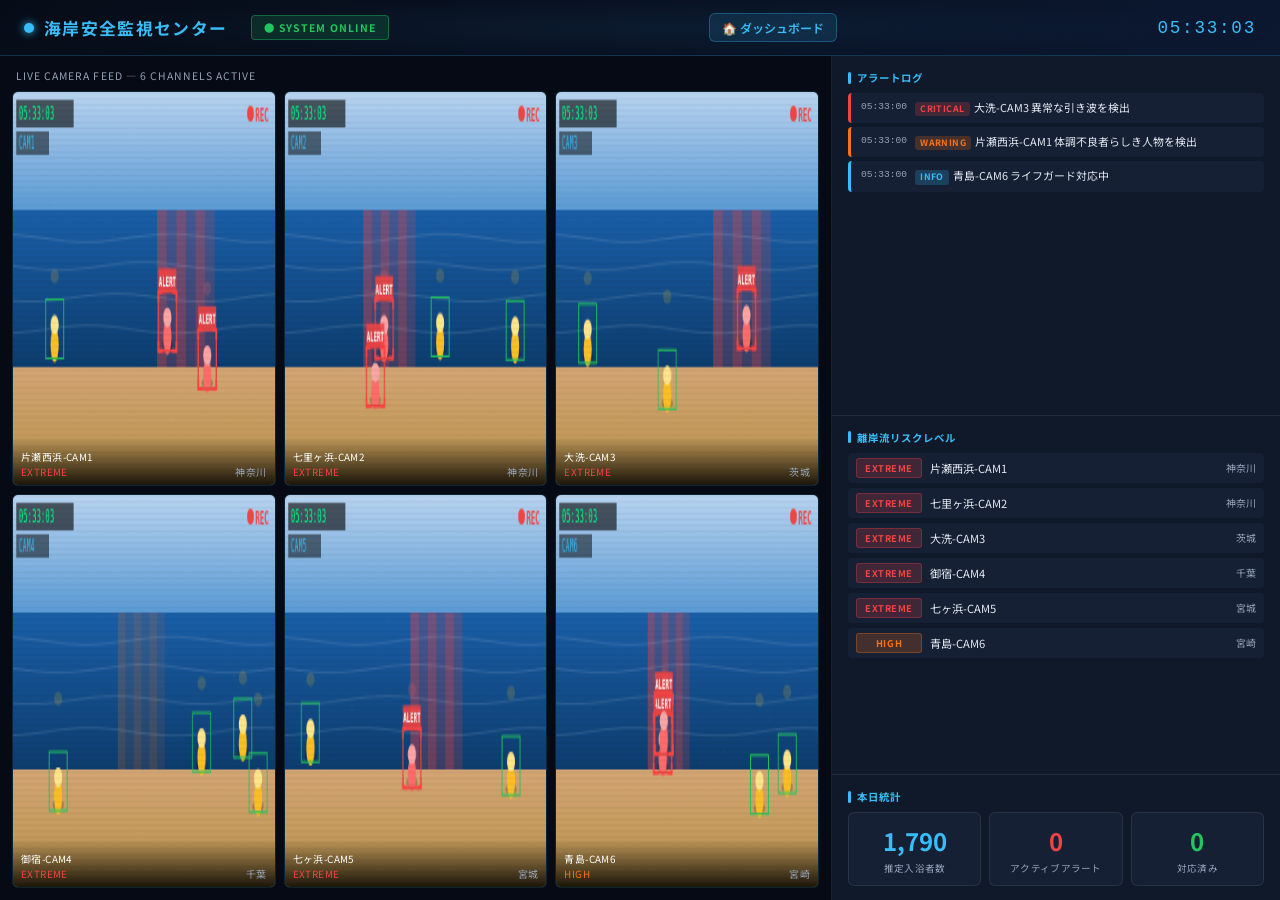
<file: command-center/index.html>
<!DOCTYPE html>
<html lang="ja">
<head>
  <meta charset="UTF-8" />
  <meta name="viewport" content="width=device-width, initial-scale=1.0" />
  <title>海岸安全監視センター</title>
  <link rel="preconnect" href="https://fonts.googleapis.com" />
  <link rel="preconnect" href="https://fonts.gstatic.com" crossorigin />
  <link href="https://fonts.googleapis.com/css2?family=Noto+Sans+JP:wght@400;500;700&display=swap" rel="stylesheet" />
  <style>
    *, *::before, *::after { box-sizing: border-box; margin: 0; padding: 0; }

    :root {
      --bg:        #080e1a;
      --surface:   #0f1929;
      --surface2:  #162035;
      --accent:    #38bdf8;
      --text:      #e2e8f0;
      --muted:     #94a3b8;
      --border:    rgba(255,255,255,0.08);
      --red:       #ef4444;
      --orange:    #f97316;
      --green:     #22c55e;
      --yellow:    #eab308;
    }

    body {
      font-family: 'Noto Sans JP', sans-serif;
      background: var(--bg);
      color: var(--text);
      min-width: 1200px;
      height: 100vh;
      display: flex;
      flex-direction: column;
      overflow: hidden;
    }

    /* ── ヘッダー ── */
    header {
      background: linear-gradient(135deg, #060c17 0%, #0b1830 100%);
      border-bottom: 1px solid rgba(56,189,248,0.2);
      padding: 0 24px;
      height: 56px;
      display: flex;
      align-items: center;
      gap: 24px;
      flex-shrink: 0;
      position: relative;
    }
    header::before {
      content: '';
      position: absolute;
      inset: 0;
      background: radial-gradient(ellipse at 50% 50%, rgba(56,189,248,0.05) 0%, transparent 70%);
      pointer-events: none;
    }
    .header-logo {
      display: flex;
      align-items: center;
      gap: 10px;
    }
    .header-logo .dot {
      width: 10px; height: 10px;
      background: var(--accent);
      border-radius: 50%;
      box-shadow: 0 0 8px var(--accent);
      animation: pulse-dot 1.5s ease-in-out infinite;
    }
    @keyframes pulse-dot {
      0%,100% { opacity: 1; box-shadow: 0 0 8px var(--accent); }
      50%      { opacity: 0.6; box-shadow: 0 0 2px var(--accent); }
    }
    .header-title {
      font-size: 1.05rem;
      font-weight: 700;
      letter-spacing: 0.08em;
      color: var(--accent);
      text-transform: uppercase;
    }
    .header-clock {
      margin-left: auto;
      font-family: 'Courier New', monospace;
      font-size: 1.1rem;
      color: var(--accent);
      letter-spacing: 0.1em;
    }
    .badge-online {
      background: rgba(34,197,94,0.15);
      border: 1px solid rgba(34,197,94,0.4);
      color: #22c55e;
      padding: 4px 12px;
      border-radius: 4px;
      font-size: 0.65rem;
      font-weight: 700;
      letter-spacing: 0.12em;
      text-transform: uppercase;
    }

    /* ── メインレイアウト ── */
    .main-grid {
      display: grid;
      grid-template-columns: 65% 35%;
      flex: 1;
      overflow: hidden;
    }

    /* ── 左：カメラグリッド ── */
    .camera-panel {
      background: #050a14;
      border-right: 1px solid var(--border);
      padding: 12px;
      display: flex;
      flex-direction: column;
      gap: 8px;
      overflow: hidden;
    }
    .camera-panel-title {
      font-size: 0.65rem;
      letter-spacing: 0.1em;
      color: var(--muted);
      text-transform: uppercase;
      padding: 0 4px;
    }
    .camera-grid {
      display: grid;
      grid-template-columns: repeat(3, 1fr);
      grid-template-rows: repeat(2, 1fr);
      gap: 8px;
      flex: 1;
    }
    .camera-item {
      position: relative;
      border: 1px solid rgba(56,189,248,0.2);
      border-radius: 6px;
      overflow: hidden;
      background: #000;
    }
    .camera-item canvas {
      width: 100%;
      height: 100%;
      display: block;
    }
    .camera-label {
      position: absolute;
      bottom: 0; left: 0; right: 0;
      background: linear-gradient(transparent, rgba(0,0,0,0.85));
      padding: 12px 8px 6px;
      font-size: 0.62rem;
      letter-spacing: 0.04em;
      color: #fff;
      display: flex;
      justify-content: space-between;
      align-items: flex-end;
    }
    .risk-extreme { color: #ef4444; }
    .risk-high    { color: #f97316; }
    .risk-medium  { color: #eab308; }
    .risk-low     { color: #22c55e; }

    /* ── 右：サイドパネル ── */
    .side-panel {
      display: flex;
      flex-direction: column;
      overflow: hidden;
      background: var(--surface);
    }
    .side-section {
      padding: 14px 16px;
      border-bottom: 1px solid var(--border);
      display: flex;
      flex-direction: column;
      gap: 8px;
    }
    .side-section:last-child { border-bottom: none; }
    .section-title {
      font-size: 0.65rem;
      letter-spacing: 0.1em;
      text-transform: uppercase;
      color: var(--accent);
      font-weight: 700;
      display: flex;
      align-items: center;
      gap: 6px;
    }
    .section-title::before {
      content: '';
      width: 3px; height: 12px;
      background: var(--accent);
      border-radius: 2px;
    }

    /* ── アラートログ ── */
    .alert-log {
      flex: 1;
      overflow-y: auto;
    }
    .alert-log::-webkit-scrollbar { width: 4px; }
    .alert-log::-webkit-scrollbar-track { background: transparent; }
    .alert-log::-webkit-scrollbar-thumb { background: rgba(56,189,248,0.3); border-radius: 2px; }

    .alert-item {
      padding: 7px 10px;
      border-radius: 4px;
      margin-bottom: 4px;
      background: var(--surface2);
      border-left: 3px solid var(--border);
      font-size: 0.68rem;
      display: grid;
      grid-template-columns: auto 1fr;
      gap: 8px;
      align-items: start;
      animation: slideIn 0.3s ease;
    }
    @keyframes slideIn {
      from { opacity: 0; transform: translateX(-10px); }
      to   { opacity: 1; transform: translateX(0); }
    }
    .alert-item.critical { border-left-color: var(--red); }
    .alert-item.warning  { border-left-color: var(--orange); }
    .alert-item.info     { border-left-color: var(--accent); }
    .alert-time {
      color: var(--muted);
      font-family: 'Courier New', monospace;
      font-size: 0.6rem;
      white-space: nowrap;
      margin-top: 1px;
    }
    .alert-msg { color: var(--text); line-height: 1.4; }
    .alert-tag {
      display: inline-block;
      padding: 1px 5px;
      border-radius: 3px;
      font-size: 0.55rem;
      font-weight: 700;
      letter-spacing: 0.05em;
      margin-right: 4px;
      vertical-align: middle;
    }
    .tag-critical { background: rgba(239,68,68,0.2); color: #ef4444; }
    .tag-warning  { background: rgba(249,115,22,0.2); color: #f97316; }
    .tag-info     { background: rgba(56,189,248,0.2); color: #38bdf8; }

    /* ── リスクレベル ── */
    .risk-list { display: flex; flex-direction: column; gap: 5px; }
    .risk-row {
      display: flex;
      align-items: center;
      gap: 8px;
      padding: 5px 8px;
      background: var(--surface2);
      border-radius: 4px;
      font-size: 0.7rem;
    }
    .risk-badge {
      padding: 2px 8px;
      border-radius: 3px;
      font-size: 0.58rem;
      font-weight: 700;
      letter-spacing: 0.06em;
      min-width: 66px;
      text-align: center;
    }
    .badge-extreme { background: rgba(239,68,68,0.2); color: #ef4444; border: 1px solid rgba(239,68,68,0.3); }
    .badge-high    { background: rgba(249,115,22,0.2); color: #f97316; border: 1px solid rgba(249,115,22,0.3); }
    .badge-medium  { background: rgba(234,179,8,0.2);  color: #eab308; border: 1px solid rgba(234,179,8,0.3); }
    .badge-low     { background: rgba(34,197,94,0.2);  color: #22c55e; border: 1px solid rgba(34,197,94,0.3); }
    .risk-loc { flex: 1; color: var(--text); }
    .risk-pref { color: var(--muted); font-size: 0.62rem; }

    /* ── 本日統計 ── */
    .stats-grid {
      display: grid;
      grid-template-columns: repeat(3, 1fr);
      gap: 8px;
    }
    .stat-box {
      background: var(--surface2);
      border-radius: 6px;
      padding: 10px 12px;
      text-align: center;
      border: 1px solid var(--border);
    }
    .stat-box .stat-val {
      font-size: 1.5rem;
      font-weight: 700;
      color: var(--accent);
      font-variant-numeric: tabular-nums;
    }
    .stat-box .stat-lbl {
      font-size: 0.6rem;
      color: var(--muted);
      margin-top: 3px;
      letter-spacing: 0.03em;
    }
    .stat-box.alert-stat .stat-val { color: var(--red); }
    .stat-box.done-stat  .stat-val { color: #22c55e; }

    /* ══════════════════════════════════
       レスポンシブ
    ══════════════════════════════════ */
    @media (max-width: 900px) {
      body { min-width: 0; height: auto; overflow-y: auto; }
      header { height: auto; padding: 10px 16px; flex-wrap: wrap; gap: 8px; }
      .main-grid {
        grid-template-columns: 1fr;
        height: auto;
        overflow: visible;
      }
      .camera-panel {
        border-right: none;
        border-bottom: 1px solid var(--border);
        height: auto;
        overflow: visible;
      }
      .camera-grid {
        grid-template-columns: repeat(2,1fr);
        grid-template-rows: auto;
        height: auto;
        min-height: 0;
      }
      .camera-item { aspect-ratio: 16/10; }
      .side-panel { overflow: visible; height: auto; }
      .side-section { height: auto !important; }
      .side-section[style*="flex:2"] { max-height: 260px; overflow-y: auto !important; }
      .stats-grid { grid-template-columns: repeat(3,1fr); }
    }

    @media (max-width: 540px) {
      .camera-grid { grid-template-columns: 1fr; }
    }
  </style>
</head>
<body>

<header>
  <div class="header-logo">
    <div class="dot"></div>
    <span class="header-title">海岸安全監視センター</span>
  </div>
  <span class="badge-online">● System Online</span>
  <a href="../index.html" target="_top" style="margin-left:auto;display:flex;align-items:center;gap:6px;padding:5px 12px;background:rgba(56,189,248,0.12);border:1px solid rgba(56,189,248,0.3);border-radius:6px;color:#38bdf8;font-size:0.75rem;font-weight:600;text-decoration:none;white-space:nowrap;flex-shrink:0;">🏠 ダッシュボード</a>
  <span class="header-clock" id="clockDisplay">--:--:--</span>
</header>

<div class="main-grid">

  <!-- 左：カメラパネル -->
  <div class="camera-panel">
    <div class="camera-panel-title">Live Camera Feed — 6 Channels Active</div>
    <div class="camera-grid" id="cameraGrid"></div>
  </div>

  <!-- 右：サイドパネル -->
  <div class="side-panel">

    <!-- アラートログ -->
    <div class="side-section" style="flex:2; overflow:hidden; min-height:0;">
      <div class="section-title">アラートログ</div>
      <div class="alert-log" id="alertLog"></div>
    </div>

    <!-- リスクレベル -->
    <div class="side-section" style="flex:2; overflow:hidden; min-height:0; overflow-y:auto;">
      <div class="section-title">離岸流リスクレベル</div>
      <div class="risk-list" id="riskList"></div>
    </div>

    <!-- 本日統計 -->
    <div class="side-section">
      <div class="section-title">本日統計</div>
      <div class="stats-grid">
        <div class="stat-box">
          <div class="stat-val" id="statBathers">0</div>
          <div class="stat-lbl">推定入浴者数</div>
        </div>
        <div class="stat-box alert-stat">
          <div class="stat-val" id="statAlerts">0</div>
          <div class="stat-lbl">アクティブアラート</div>
        </div>
        <div class="stat-box done-stat">
          <div class="stat-val" id="statDone">0</div>
          <div class="stat-lbl">対応済み</div>
        </div>
      </div>
    </div>

  </div>
</div>

<script>
/* =====================================================
   カメラ設定
   ===================================================== */
const CAMERAS = [
  { name:'片瀬西浜-CAM1', pref:'神奈川', risk:'extreme', ripZone:{x:0.55, w:0.22} },
  { name:'七里ヶ浜-CAM2', pref:'神奈川', risk:'extreme', ripZone:{x:0.30, w:0.20} },
  { name:'大洗-CAM3',     pref:'茨城',   risk:'extreme', ripZone:{x:0.60, w:0.22} },
  { name:'御宿-CAM4',     pref:'千葉',   risk:'extreme', ripZone:{x:0.40, w:0.18} },
  { name:'七ヶ浜-CAM5',  pref:'宮城',   risk:'extreme', ripZone:{x:0.48, w:0.20} },
  { name:'青島-CAM6',    pref:'宮崎',   risk:'high',    ripZone:{x:0.35, w:0.16} },
];

const RISK_LABELS = {
  extreme: 'EXTREME',
  high:    'HIGH',
  medium:  'MEDIUM',
  low:     'LOW'
};

/* =====================================================
   カメラグリッド構築
   ===================================================== */
const grid = document.getElementById('cameraGrid');
const canvases = [];
const persons = [];

CAMERAS.forEach((cam, idx) => {
  const item = document.createElement('div');
  item.className = 'camera-item';

  const canvas = document.createElement('canvas');
  canvas.width = 320;
  canvas.height = 200;
  item.appendChild(canvas);

  const label = document.createElement('div');
  label.className = 'camera-label';
  label.innerHTML = `
    <span>${cam.name}<br><span class="risk-${cam.risk}">${RISK_LABELS[cam.risk]}</span></span>
    <span style="color:#94a3b8">${cam.pref}</span>
  `;
  item.appendChild(label);

  grid.appendChild(item);
  canvases.push(canvas);

  // 人物データ初期化（3〜4体）
  const count = 3 + (idx % 2);
  const camPersons = [];
  for (let i = 0; i < count; i++) {
    camPersons.push({
      x: Math.random(),
      y: 0.58 + Math.random() * 0.18,
      vx: (Math.random() * 0.0008 + 0.0003) * (Math.random() < 0.5 ? 1 : -1),
      inRip: false,
      alertTimer: 0,
      alertBox: null
    });
  }
  persons.push(camPersons);
});

/* =====================================================
   描画
   ===================================================== */
let frameCount = 0;

function drawCamera(canvas, cam, camPersons) {
  const ctx = canvas.getContext('2d');
  const W = canvas.width;
  const H = canvas.height;

  // 空グラデーション（上30%）
  const skyGrad = ctx.createLinearGradient(0, 0, 0, H * 0.30);
  skyGrad.addColorStop(0, '#b8d4f0');
  skyGrad.addColorStop(1, '#5b9bd5');
  ctx.fillStyle = skyGrad;
  ctx.fillRect(0, 0, W, H * 0.30);

  // 海グラデーション（中40%）
  const seaGrad = ctx.createLinearGradient(0, H * 0.30, 0, H * 0.70);
  seaGrad.addColorStop(0, '#1a5fa8');
  seaGrad.addColorStop(1, '#0d3d6e');
  ctx.fillStyle = seaGrad;
  ctx.fillRect(0, H * 0.30, W, H * 0.40);

  // 砂浜（下30%）
  const sandGrad = ctx.createLinearGradient(0, H * 0.70, 0, H);
  sandGrad.addColorStop(0, '#d4a574');
  sandGrad.addColorStop(1, '#b8934a');
  ctx.fillStyle = sandGrad;
  ctx.fillRect(0, H * 0.70, W, H * 0.30);

  // 離岸流ゾーン（波紋縞模様）
  const rz = cam.ripZone;
  const zx = rz.x * W;
  const zw = rz.w * W;
  const seaTop = H * 0.30;
  const seaBot = H * 0.70;

  // 縦縞
  const stripeCount = 6;
  const isAlert = camPersons.some(p => p.inRip);
  for (let s = 0; s < stripeCount; s++) {
    const sx = zx + (zw / stripeCount) * s;
    const sw = zw / stripeCount;
    const phase = (frameCount * 0.03 + s * 0.5) % 1;
    const alpha = isAlert
      ? (0.3 + Math.sin(phase * Math.PI * 2) * 0.15)
      : (0.15 + Math.sin(phase * Math.PI * 2) * 0.08);
    ctx.fillStyle = isAlert
      ? `rgba(239,68,68,${alpha})`
      : `rgba(249,115,22,${alpha})`;
    ctx.fillRect(sx, seaTop, sw, seaBot - seaTop);
  }

  // 波ラインいくつか
  for (let w = 0; w < 4; w++) {
    const wy = seaTop + (seaBot - seaTop) * (0.2 + w * 0.18) + Math.sin(frameCount * 0.04 + w) * 2;
    ctx.strokeStyle = 'rgba(255,255,255,0.12)';
    ctx.lineWidth = 1;
    ctx.beginPath();
    for (let px = 0; px <= W; px += 4) {
      const py = wy + Math.sin(px * 0.03 + frameCount * 0.05 + w) * 2;
      px === 0 ? ctx.moveTo(px, py) : ctx.lineTo(px, py);
    }
    ctx.stroke();
  }

  // 人物
  camPersons.forEach(p => {
    // 移動
    p.x += p.vx;
    if (p.x < 0.02) { p.x = 0.02; p.vx *= -1; }
    if (p.x > 0.98) { p.x = 0.98; p.vx *= -1; }

    // 離岸流チェック
    const px = p.x * W;
    if (px > zx && px < zx + zw) {
      p.inRip = true;
      p.alertTimer = 60;
    } else {
      if (p.alertTimer > 0) p.alertTimer--;
      else p.inRip = false;
    }

    const bx = p.x * W;
    const by = p.y * H;
    const isInAlert = p.inRip;

    // 影
    ctx.save();
    ctx.fillStyle = 'rgba(0,0,0,0.2)';
    ctx.beginPath();
    ctx.ellipse(bx, by + 8, 7, 3, 0, 0, Math.PI * 2);
    ctx.fill();
    ctx.restore();

    // 体（長円）
    ctx.fillStyle = isInAlert ? '#ff6b6b' : '#fbbf24';
    ctx.beginPath();
    ctx.ellipse(bx, by + 4, 5, 9, 0, 0, Math.PI * 2);
    ctx.fill();

    // 頭（円）
    ctx.fillStyle = isInAlert ? '#fca5a5' : '#fde68a';
    ctx.beginPath();
    ctx.arc(bx, by - 6, 5, 0, Math.PI * 2);
    ctx.fill();

    // 水面反射
    ctx.save();
    ctx.globalAlpha = 0.18;
    ctx.scale(1, -0.4);
    const reflectY = -((p.y * H - H * 0.30) * 0.4 + H * 0.30 + 8) * (1 / 0.4);
    ctx.fillStyle = isInAlert ? '#ff6b6b' : '#fbbf24';
    ctx.beginPath();
    ctx.ellipse(bx, reflectY, 5, 9, 0, 0, Math.PI * 2);
    ctx.fill();
    ctx.restore();

    // 検出ボックス
    const bw = 22, bh = 30;
    if (isInAlert) {
      ctx.strokeStyle = '#ef4444';
      ctx.lineWidth = 1.5;
      ctx.strokeRect(bx - bw/2, by - bh/2 - 4, bw, bh);
      // コーナー強調
      const cl = 5;
      ctx.strokeStyle = '#ff4444';
      ctx.lineWidth = 2;
      [[0,0],[1,0],[0,1],[1,1]].forEach(([cx,cy]) => {
        const rx = bx - bw/2 + cx * bw;
        const ry = by - bh/2 - 4 + cy * bh;
        const dx = cx === 0 ? 1 : -1;
        const dy = cy === 0 ? 1 : -1;
        ctx.beginPath();
        ctx.moveTo(rx, ry + dy * cl);
        ctx.lineTo(rx, ry);
        ctx.lineTo(rx + dx * cl, ry);
        ctx.stroke();
      });
      // ALERT テキスト
      ctx.fillStyle = 'rgba(239,68,68,0.9)';
      ctx.fillRect(bx - bw/2, by - bh/2 - 16, bw, 12);
      ctx.fillStyle = '#fff';
      ctx.font = 'bold 7px monospace';
      ctx.textAlign = 'center';
      ctx.fillText('ALERT', bx, by - bh/2 - 7);
    } else {
      ctx.strokeStyle = '#22c55e';
      ctx.lineWidth = 1;
      ctx.strokeRect(bx - bw/2, by - bh/2 - 4, bw, bh);
    }
    ctx.textAlign = 'left';
  });

  // スキャンライン
  ctx.save();
  ctx.globalAlpha = 0.04;
  for (let y = 0; y < H; y += 3) {
    ctx.fillStyle = '#000';
    ctx.fillRect(0, y, W, 1);
  }
  ctx.restore();

  // ノイズノイズ効果（軽い）
  ctx.save();
  ctx.globalAlpha = 0.03;
  ctx.fillStyle = '#fff';
  for (let i = 0; i < 20; i++) {
    ctx.fillRect(
      Math.random() * W, Math.random() * H,
      Math.random() * 3 + 1, 1
    );
  }
  ctx.restore();

  // タイムスタンプ（左上）
  const now = new Date();
  const ts = now.toTimeString().slice(0,8);
  ctx.fillStyle = 'rgba(0,0,0,0.6)';
  ctx.fillRect(4, 4, 70, 14);
  ctx.fillStyle = '#00ff88';
  ctx.font = '9px monospace';
  ctx.fillText(ts, 7, 14);

  // REC バッジ（右上）
  ctx.fillStyle = '#ef4444';
  ctx.beginPath();
  ctx.arc(W - 30, 11, 4, 0, Math.PI * 2);
  ctx.fill();
  ctx.fillStyle = '#ef4444';
  ctx.font = 'bold 9px monospace';
  ctx.fillText('REC', W - 24, 15);

  // カメラ番号
  ctx.fillStyle = 'rgba(0,0,0,0.5)';
  ctx.fillRect(4, 20, 40, 12);
  ctx.fillStyle = '#38bdf8';
  ctx.font = '8px monospace';
  ctx.fillText(`CAM${CAMERAS.indexOf(cam) + 1}`, 7, 29);
}

/* =====================================================
   アニメーションループ
   ===================================================== */
function animate() {
  frameCount++;
  CAMERAS.forEach((cam, i) => {
    drawCamera(canvases[i], cam, persons[i]);
  });
  requestAnimationFrame(animate);
}
animate();

/* =====================================================
   時計
   ===================================================== */
function updateClock() {
  document.getElementById('clockDisplay').textContent =
    new Date().toTimeString().slice(0,8);
}
setInterval(updateClock, 1000);
updateClock();

/* =====================================================
   リスクレベル一覧
   ===================================================== */
function buildRiskList() {
  const list = document.getElementById('riskList');
  list.innerHTML = '';
  CAMERAS.forEach(cam => {
    const row = document.createElement('div');
    row.className = 'risk-row';
    row.innerHTML = `
      <span class="risk-badge badge-${cam.risk}">${RISK_LABELS[cam.risk]}</span>
      <span class="risk-loc">${cam.name}</span>
      <span class="risk-pref">${cam.pref}</span>
    `;
    list.appendChild(row);
  });
}
buildRiskList();

/* =====================================================
   アラートログ
   ===================================================== */
const ALERT_TEMPLATES = [
  { msg: '#{cam} 要救助者検出 ゾーンB', level: 'critical' },
  { msg: '#{cam} 離岸流ゾーン内 複数人確認', level: 'critical' },
  { msg: '#{cam} 波高上昇 危険水域に到達', level: 'warning' },
  { msg: '#{cam} 遊泳禁止区域への侵入を検出', level: 'warning' },
  { msg: '#{cam} 漂流物を検出 注意', level: 'info' },
  { msg: '#{cam} 遊泳者数が閾値を超過', level: 'warning' },
  { msg: '#{cam} ライフガード対応中', level: 'info' },
  { msg: '#{cam} 視界不良 カメラ自動調整', level: 'info' },
  { msg: '#{cam} 異常な引き波を検出', level: 'critical' },
  { msg: '#{cam} 体調不良者らしき人物を検出', level: 'warning' },
];
const ZONES = ['ゾーンA','ゾーンB','ゾーンC'];

let alertCount = 0;
let doneCount = 0;

function addAlert() {
  const tpl = ALERT_TEMPLATES[Math.floor(Math.random() * ALERT_TEMPLATES.length)];
  const cam = CAMERAS[Math.floor(Math.random() * CAMERAS.length)];
  const zone = ZONES[Math.floor(Math.random() * ZONES.length)];
  const msg = tpl.msg.replace('#{cam}', cam.name).replace('ゾーンB', zone);
  const now = new Date().toTimeString().slice(0,8);

  const log = document.getElementById('alertLog');
  const item = document.createElement('div');
  item.className = `alert-item ${tpl.level}`;
  item.innerHTML = `
    <span class="alert-time">${now}</span>
    <span class="alert-msg"><span class="alert-tag tag-${tpl.level}">${tpl.level.toUpperCase()}</span>${msg}</span>
  `;
  log.insertBefore(item, log.firstChild);

  // 最新10件に制限
  while (log.children.length > 10) {
    log.removeChild(log.lastChild);
  }

  if (tpl.level === 'critical' || tpl.level === 'warning') {
    alertCount++;
    if (Math.random() < 0.3) {
      doneCount++;
      alertCount = Math.max(0, alertCount - 1);
    }
    document.getElementById('statAlerts').textContent = alertCount;
    document.getElementById('statDone').textContent = doneCount;
  }
}

// 5秒ごとにアラート追加
setInterval(addAlert, 5000);
// 初回即実行
addAlert();
addAlert();
addAlert();

/* =====================================================
   本日統計 カウンターアニメーション
   ===================================================== */
let batherTarget = 1200 + Math.floor(Math.random() * 800);
let batherCurrent = 0;

function animateBather() {
  if (batherCurrent < batherTarget) {
    batherCurrent += Math.ceil((batherTarget - batherCurrent) / 20);
    document.getElementById('statBathers').textContent = batherCurrent.toLocaleString();
    requestAnimationFrame(animateBather);
  } else {
    document.getElementById('statBathers').textContent = batherTarget.toLocaleString();
    // 定期的にゆっくり変動
    setInterval(() => {
      batherTarget += Math.floor(Math.random() * 20) - 10;
      if (batherTarget < 500) batherTarget = 500;
      document.getElementById('statBathers').textContent = batherTarget.toLocaleString();
    }, 8000);
  }
}
animateBather();

// アラート・対応済みも初期化
document.getElementById('statAlerts').textContent = '0';
document.getElementById('statDone').textContent = '0';
</script>
</body>
</html>
</file>
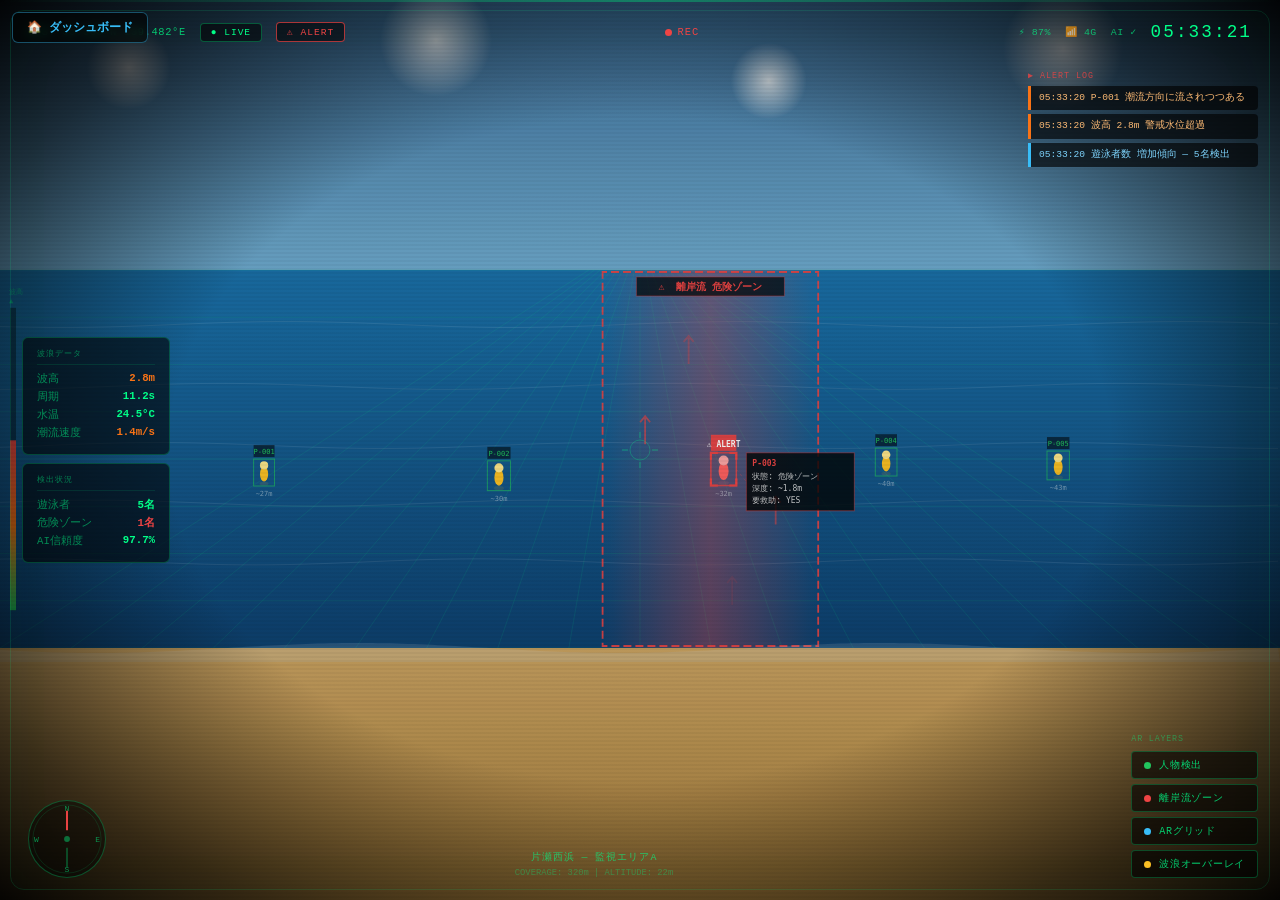
<file: XRglass-demo/index.html>
<!DOCTYPE html>
<html lang="ja">
<head>
  <meta charset="UTF-8" />
  <meta name="viewport" content="width=device-width, initial-scale=1.0" />
  <title>XRグラス 状況認識システム — デモ</title>
  <link href="https://fonts.googleapis.com/css2?family=Noto+Sans+JP:wght@400;700&display=swap" rel="stylesheet" />
  <style>
    *, *::before, *::after { box-sizing: border-box; margin: 0; padding: 0; }

    body {
      background: #000;
      overflow: hidden;
      width: 100vw; height: 100vh;
      font-family: 'Courier New', monospace;
      color: #00ff88;
      user-select: none;
    }

    canvas#scene {
      position: absolute;
      inset: 0;
      width: 100%; height: 100%;
      display: block;
    }

    /* スキャンライン */
    .scanlines {
      position: absolute; inset: 0;
      background: repeating-linear-gradient(
        0deg, transparent, transparent 2px,
        rgba(0,0,0,0.04) 2px, rgba(0,0,0,0.04) 4px
      );
      pointer-events: none; z-index: 4;
    }

    /* スキャンスイープ */
    .scan-sweep {
      position: absolute;
      left: 0; right: 0; height: 2px;
      background: linear-gradient(90deg, transparent, rgba(0,255,136,0.35), transparent);
      pointer-events: none; z-index: 11;
      animation: sweep 4s linear infinite;
    }
    @keyframes sweep {
      0%   { top: 0%;   opacity: 1; }
      90%  { top: 100%; opacity: 0.4; }
      100% { top: 100%; opacity: 0; }
    }

    /* ビネット（レンズ効果） */
    .vignette {
      position: absolute; inset: 0;
      background: radial-gradient(
        ellipse at 50% 50%,
        transparent 52%,
        rgba(0,0,0,0.65) 82%,
        rgba(0,0,0,0.96) 100%
      );
      pointer-events: none; z-index: 5;
    }

    /* レンズフレーム */
    .lens-frame {
      position: absolute; inset: 10px;
      border: 1.5px solid rgba(0,255,136,0.12);
      border-radius: 14px;
      pointer-events: none; z-index: 6;
      box-shadow: inset 0 0 80px rgba(0,255,136,0.02);
    }

    /* HUD 全体 */
    .hud {
      position: absolute; inset: 0;
      z-index: 10;
      pointer-events: none;
    }

    /* ─── 上部バー ─── */
    .hud-top {
      position: absolute;
      top: 22px; left: 0; right: 0;
      display: flex;
      align-items: center;
      justify-content: space-between;
      padding: 0 28px;
    }
    .hud-group { display: flex; align-items: center; gap: 14px; }

    .gps { font-size: 0.65rem; color: rgba(0,255,136,0.75); letter-spacing: 0.06em; }

    .badge {
      background: rgba(0,0,0,0.55);
      border: 1px solid rgba(0,255,136,0.3);
      border-radius: 4px;
      padding: 3px 10px;
      font-size: 0.6rem;
      letter-spacing: 0.1em;
      color: #00ff88;
    }
    .badge.red {
      border-color: rgba(239,68,68,0.7);
      color: #ef4444;
      animation: blink-border 0.9s ease-in-out infinite;
    }
    @keyframes blink-border {
      0%,100% { border-color: rgba(239,68,68,0.7); }
      50%      { border-color: rgba(239,68,68,0.2); }
    }

    .rec-badge {
      display: flex; align-items: center; gap: 6px;
      font-size: 0.65rem; color: #ef4444; letter-spacing: 0.1em;
    }
    .rec-dot {
      width: 7px; height: 7px;
      background: #ef4444; border-radius: 50%;
      animation: blink 1s ease-in-out infinite;
    }
    @keyframes blink { 0%,100% { opacity: 1; } 50% { opacity: 0.15; } }

    .hud-clock { font-size: 1.1rem; color: #00ff88; letter-spacing: 0.12em; }
    .stat-text { font-size: 0.62rem; color: rgba(0,255,136,0.65); letter-spacing: 0.05em; }

    /* ─── 左パネル ─── */
    .hud-left {
      position: absolute;
      left: 22px; top: 50%;
      transform: translateY(-50%);
      display: flex; flex-direction: column; gap: 8px;
    }
    .dp {
      background: rgba(0,0,0,0.6);
      border: 1px solid rgba(0,255,136,0.22);
      border-radius: 6px;
      padding: 10px 14px;
      min-width: 148px;
    }
    .dp-title {
      font-size: 0.52rem;
      color: rgba(0,255,136,0.45);
      letter-spacing: 0.12em;
      text-transform: uppercase;
      border-bottom: 1px solid rgba(0,255,136,0.1);
      padding-bottom: 5px;
      margin-bottom: 7px;
    }
    .dp-row {
      display: flex;
      justify-content: space-between;
      font-size: 0.67rem;
      margin-bottom: 4px;
    }
    .dp-key { color: rgba(0,255,136,0.5); }
    .dp-val { color: #00ff88; font-weight: bold; }
    .dp-val.warn { color: #f97316; }
    .dp-val.danger { color: #ef4444; }

    /* ─── 右パネル（アラートログ） ─── */
    .hud-right {
      position: absolute;
      right: 22px; top: 70px;
      width: 230px;
    }
    .alert-title {
      font-size: 0.52rem;
      color: rgba(239,68,68,0.8);
      letter-spacing: 0.12em;
      text-transform: uppercase;
      margin-bottom: 6px;
    }
    .alert-entry {
      background: rgba(0,0,0,0.65);
      border-left: 3px solid;
      border-radius: 0 4px 4px 0;
      padding: 5px 8px;
      font-size: 0.6rem;
      line-height: 1.5;
      margin-bottom: 4px;
      animation: slideIn 0.25s ease;
    }
    @keyframes slideIn {
      from { opacity: 0; transform: translateX(12px); }
      to   { opacity: 1; transform: translateX(0); }
    }
    .alert-entry.critical { border-color: #ef4444; color: #fca5a5; }
    .alert-entry.warning  { border-color: #f97316; color: #fdba74; }
    .alert-entry.info     { border-color: #38bdf8; color: #7dd3fc; }

    /* ─── 下部 ─── */
    .hud-bottom {
      position: absolute;
      bottom: 22px; left: 0; right: 0;
      display: flex;
      justify-content: space-between;
      align-items: flex-end;
      padding: 0 28px;
    }

    /* コンパス */
    .compass {
      width: 78px; height: 78px;
      border: 1.5px solid rgba(0,255,136,0.28);
      border-radius: 50%;
      position: relative;
      background: rgba(0,0,0,0.45);
    }
    .compass-labels span {
      position: absolute;
      font-size: 0.52rem;
      color: rgba(0,255,136,0.55);
    }
    .compass svg {
      position: absolute; inset: 0;
      width: 100%; height: 100%;
    }

    /* 中央ステータス */
    .hud-center-bottom {
      display: flex; flex-direction: column;
      align-items: center; gap: 4px; opacity: 0.65;
    }
    .hud-center-bottom .location {
      font-size: 0.62rem; letter-spacing: 0.1em; color: #00ff88;
    }
    .hud-center-bottom .coverage {
      font-size: 0.55rem; color: rgba(0,255,136,0.5);
    }

    /* ─── ARレイヤー切り替えボタン ─── */
    .layer-controls {
      position: absolute;
      bottom: 22px; right: 22px;
      display: flex; flex-direction: column; gap: 5px;
      pointer-events: all;
    }
    .layer-label {
      font-size: 0.52rem;
      color: rgba(0,255,136,0.4);
      letter-spacing: 0.1em;
      margin-bottom: 3px;
    }
    .layer-btn {
      background: rgba(0,0,0,0.6);
      border: 1px solid rgba(0,255,136,0.25);
      color: rgba(0,255,136,0.8);
      font-family: 'Courier New', monospace;
      font-size: 0.63rem;
      letter-spacing: 0.07em;
      padding: 6px 12px;
      border-radius: 4px;
      cursor: pointer;
      transition: all 0.15s;
      display: flex; align-items: center; gap: 8px;
      text-align: left;
    }
    .layer-btn:hover { background: rgba(0,255,136,0.1); border-color: rgba(0,255,136,0.5); }
    .layer-btn.off { border-color: rgba(255,255,255,0.1); color: rgba(255,255,255,0.28); }
    .layer-dot { width: 7px; height: 7px; border-radius: 50%; flex-shrink: 0; }

    /* ─── ターゲットレティクル ─── */
    .reticle {
      position: absolute;
      top: 50%; left: 50%;
      transform: translate(-50%, -50%);
      width: 40px; height: 40px;
      pointer-events: none; z-index: 8;
    }
    .reticle svg { width: 100%; height: 100%; }

    /* ══════════════════════════════════
       レスポンシブ
    ══════════════════════════════════ */
    @media (max-width: 640px) {
      .gps { display: none; }
      .hud-left { display: none; }
      .hud-right { width: 170px; top: 56px; right: 10px; }
      .alert-entry { font-size: 0.55rem; padding: 4px 6px; }
      .alert-panel-title { font-size: 0.48rem; }
      .hud-clock { font-size: 0.88rem; letter-spacing: 0.07em; }
      .stat-text { font-size: 0.55rem; }
      .rec-badge { font-size: 0.58rem; }
      .hud-top { padding: 0 12px; top: 14px; }
      .hud-bottom { padding: 0 12px; bottom: 12px; }
      .compass { width: 58px; height: 58px; }
      .hud-center-bottom { display: none; }
      .layer-controls { bottom: 12px; right: 10px; }
      .layer-btn { font-size: 0.58rem; padding: 5px 8px; gap: 5px; }
      .layer-label { font-size: 0.48rem; }
      .layer-dot { width: 6px; height: 6px; }
      .reticle { width: 32px; height: 32px; }
    }

    @media (max-width: 380px) {
      .hud-right { display: none; }
      .badge { font-size: 0.52rem; padding: 2px 6px; }
    }
  </style>
</head>
<body>

<a href="../index.html" target="_top" style="position:fixed;top:12px;left:12px;z-index:9999;display:flex;align-items:center;gap:6px;padding:6px 14px;background:rgba(0,0,0,0.6);border:1px solid rgba(56,189,248,0.4);border-radius:6px;color:#38bdf8;font-size:0.75rem;font-weight:600;text-decoration:none;white-space:nowrap;backdrop-filter:blur(6px);">🏠 ダッシュボード</a>
<canvas id="scene"></canvas>
<div class="scanlines"></div>
<div class="scan-sweep"></div>
<div class="vignette"></div>
<div class="lens-frame"></div>

<!-- 中央レティクル -->
<div class="reticle">
  <svg viewBox="0 0 40 40" fill="none">
    <circle cx="20" cy="20" r="10" stroke="rgba(0,255,136,0.25)" stroke-width="1"/>
    <line x1="20" y1="2"  x2="20" y2="8"  stroke="rgba(0,255,136,0.4)" stroke-width="1"/>
    <line x1="20" y1="32" x2="20" y2="38" stroke="rgba(0,255,136,0.4)" stroke-width="1"/>
    <line x1="2"  y1="20" x2="8"  y2="20" stroke="rgba(0,255,136,0.4)" stroke-width="1"/>
    <line x1="32" y1="20" x2="38" y2="20" stroke="rgba(0,255,136,0.4)" stroke-width="1"/>
  </svg>
</div>

<div class="hud">

  <!-- 上部バー -->
  <div class="hud-top">
    <div class="hud-group">
      <span class="gps" id="gpsDisplay">GPS: 35.308°N  139.482°E</span>
      <span class="badge">● LIVE</span>
      <span class="badge red" id="alertBadge" style="display:none">⚠ ALERT</span>
    </div>
    <div class="rec-badge">
      <div class="rec-dot"></div>REC
    </div>
    <div class="hud-group">
      <span class="stat-text" id="battDisplay">⚡ 87%</span>
      <span class="stat-text">📶 4G</span>
      <span class="stat-text">AI ✓</span>
      <span class="hud-clock" id="hudClock">--:--:--</span>
    </div>
  </div>

  <!-- 左：波浪データ・検出状況 -->
  <div class="hud-left" id="panelWave">
    <div class="dp">
      <div class="dp-title">波浪データ</div>
      <div class="dp-row"><span class="dp-key">波高</span><span class="dp-val warn" id="waveH">2.8m</span></div>
      <div class="dp-row"><span class="dp-key">周期</span><span class="dp-val" id="waveP">11.2s</span></div>
      <div class="dp-row"><span class="dp-key">水温</span><span class="dp-val" id="waterT">24.5°C</span></div>
      <div class="dp-row"><span class="dp-key">潮流速度</span><span class="dp-val warn" id="currentS">1.4m/s</span></div>
    </div>
    <div class="dp">
      <div class="dp-title">検出状況</div>
      <div class="dp-row"><span class="dp-key">遊泳者</span><span class="dp-val" id="personCount">5名</span></div>
      <div class="dp-row"><span class="dp-key">危険ゾーン</span><span class="dp-val" id="dangerCount">0名</span></div>
      <div class="dp-row"><span class="dp-key">AI信頼度</span><span class="dp-val" id="confidence">98.2%</span></div>
    </div>
  </div>

  <!-- 右：アラートログ -->
  <div class="hud-right">
    <div class="alert-title">▶ ALERT LOG</div>
    <div id="alertLog"></div>
  </div>

  <!-- 下部 -->
  <div class="hud-bottom">
    <!-- コンパス -->
    <div class="compass">
      <span style="position:absolute;top:3px;left:50%;transform:translateX(-50%);font-size:0.5rem;color:rgba(0,255,136,0.55)">N</span>
      <span style="position:absolute;bottom:3px;left:50%;transform:translateX(-50%);font-size:0.5rem;color:rgba(0,255,136,0.55)">S</span>
      <span style="position:absolute;right:5px;top:50%;transform:translateY(-50%);font-size:0.5rem;color:rgba(0,255,136,0.55)">E</span>
      <span style="position:absolute;left:5px;top:50%;transform:translateY(-50%);font-size:0.5rem;color:rgba(0,255,136,0.55)">W</span>
      <svg viewBox="0 0 78 78" fill="none">
        <circle cx="39" cy="39" r="35" stroke="rgba(0,255,136,0.12)" stroke-width="1"/>
        <line x1="39" y1="10" x2="39" y2="30" stroke="#ef4444" stroke-width="2"/>
        <line x1="39" y1="48" x2="39" y2="68" stroke="rgba(0,255,136,0.35)" stroke-width="1.5"/>
        <circle cx="39" cy="39" r="3" fill="rgba(0,255,136,0.4)"/>
      </svg>
    </div>

    <div class="hud-center-bottom">
      <div class="location">片瀬西浜 — 監視エリアA</div>
      <div class="coverage">COVERAGE: 320m  |  ALTITUDE: 22m</div>
    </div>

    <div style="width:170px"></div>
  </div>

  <!-- ARレイヤー切り替え -->
  <div class="layer-controls">
    <div class="layer-label">AR LAYERS</div>
    <button class="layer-btn on" id="btn-persons"    onclick="toggleLayer('persons')">
      <span class="layer-dot" style="background:#22c55e"></span>人物検出
    </button>
    <button class="layer-btn on" id="btn-ripcurrent" onclick="toggleLayer('ripcurrent')">
      <span class="layer-dot" style="background:#ef4444"></span>離岸流ゾーン
    </button>
    <button class="layer-btn on" id="btn-grid"       onclick="toggleLayer('grid')">
      <span class="layer-dot" style="background:#38bdf8"></span>ARグリッド
    </button>
    <button class="layer-btn on" id="btn-wavedata"   onclick="toggleLayer('wavedata')">
      <span class="layer-dot" style="background:#fbbf24"></span>波浪オーバーレイ
    </button>
  </div>

</div>

<script>
/* ═══════════════════════════════════════════
   初期化
══════════════════════════════════════════════ */
const canvas = document.getElementById('scene');
const ctx    = canvas.getContext('2d');

const layers = { persons: true, ripcurrent: true, grid: true, wavedata: true };

function toggleLayer(name) {
  layers[name] = !layers[name];
  const btn = document.getElementById('btn-' + name);
  btn.className = 'layer-btn ' + (layers[name] ? 'on' : 'off');
}

function resize() {
  canvas.width  = window.innerWidth;
  canvas.height = window.innerHeight;
}
window.addEventListener('resize', resize);
resize();

/* ═══════════════════════════════════════════
   遊泳者データ
══════════════════════════════════════════════ */
const PERSONS = [
  { id:'P-001', x:0.20, y:0.62, vx: 0.00045, depth:0.6, inRip:false, alertTimer:0 },
  { id:'P-002', x:0.38, y:0.59, vx: 0.00070, depth:0.9, inRip:false, alertTimer:0 },
  { id:'P-003', x:0.56, y:0.64, vx: 0.00038, depth:1.2, inRip:false, alertTimer:0 },
  { id:'P-004', x:0.70, y:0.61, vx:-0.00055, depth:0.7, inRip:false, alertTimer:0 },
  { id:'P-005', x:0.82, y:0.63, vx: 0.00048, depth:0.8, inRip:false, alertTimer:0 },
];

const RIP = { x: 0.47, w: 0.17 }; // 離岸流ゾーン（正規化）

let frame = 0;
let alertActive = false;

/* ═══════════════════════════════════════════
   描画
══════════════════════════════════════════════ */
function draw() {
  const W = canvas.width;
  const H = canvas.height;
  ctx.clearRect(0, 0, W, H);

  const skyH  = H * 0.30;
  const seaH  = H * 0.42;
  const seaY  = skyH;
  const sandY = seaY + seaH;

  drawSky(W, skyH);
  drawSea(W, seaY, seaH);
  if (layers.grid)       drawARGrid(W, seaY, seaH);
  drawWaves(W, seaY, seaH);
  if (layers.ripcurrent) drawRipZone(W, seaY, seaH);
  drawSand(W, sandY, H - sandY);
  if (layers.persons)    drawPersons(W, H, seaY, seaH);
  if (layers.wavedata)   drawWaveBar(W, seaY, seaH);

  // 全体にほんのりグリーンティント
  ctx.fillStyle = 'rgba(0,20,8,0.07)';
  ctx.fillRect(0, 0, W, H);
}

/* ─── 空 ─── */
function drawSky(W, skyH) {
  const g = ctx.createLinearGradient(0, 0, 0, skyH);
  g.addColorStop(0, '#3a6a96');
  g.addColorStop(1, '#6da8cc');
  ctx.fillStyle = g;
  ctx.fillRect(0, 0, W, skyH);

  // 雲
  const clouds = [
    {xn:0.10,yn:0.25,r:42},{xn:0.34,yn:0.15,r:56},
    {xn:0.60,yn:0.30,r:38},{xn:0.83,yn:0.18,r:60},
  ];
  clouds.forEach(c => {
    const cx = ((c.xn + frame * 0.00004) % 1.05) * W;
    const cy = c.yn * skyH;
    const g2 = ctx.createRadialGradient(cx, cy, 0, cx, cy, c.r);
    g2.addColorStop(0, 'rgba(255,255,255,0.82)');
    g2.addColorStop(1, 'rgba(255,255,255,0)');
    ctx.fillStyle = g2;
    ctx.beginPath();
    ctx.arc(cx, cy, c.r, 0, Math.PI * 2);
    ctx.fill();
  });
}

/* ─── 海 ─── */
function drawSea(W, seaY, seaH) {
  const g = ctx.createLinearGradient(0, seaY, 0, seaY + seaH);
  g.addColorStop(0, '#1a6fa8');
  g.addColorStop(1, '#0d3f6e');
  ctx.fillStyle = g;
  ctx.fillRect(0, seaY, W, seaH);
}

/* ─── ARグリッド（水面投影） ─── */
function drawARGrid(W, seaY, seaH) {
  ctx.save();
  ctx.globalAlpha = 0.16;
  ctx.strokeStyle = '#00ff88';
  ctx.lineWidth = 0.6;

  // 水平線（透視感）
  for (let r = 0; r <= 8; r++) {
    const y = seaY + (r / 8) * seaH;
    ctx.beginPath(); ctx.moveTo(0, y); ctx.lineTo(W, y); ctx.stroke();
  }
  // 垂直線（消失点に向かう）
  const vx = W * 0.5;
  for (let c = 0; c <= 18; c++) {
    const bx = (c / 18) * W;
    ctx.beginPath();
    ctx.moveTo(vx + (bx - vx) * 0.08, seaY);
    ctx.lineTo(bx, seaY + seaH);
    ctx.stroke();
  }
  ctx.restore();
}

/* ─── 波 ─── */
function drawWaves(W, seaY, seaH) {
  for (let w = 0; w < 5; w++) {
    const wy = seaY + seaH * (0.14 + w * 0.16) + Math.sin(frame * 0.04 + w) * 3;
    ctx.strokeStyle = 'rgba(255,255,255,0.09)';
    ctx.lineWidth = 1;
    ctx.beginPath();
    for (let px = 0; px <= W; px += 6) {
      const py = wy + Math.sin(px * 0.014 + frame * 0.05 + w * 0.9) * 3;
      px === 0 ? ctx.moveTo(px, py) : ctx.lineTo(px, py);
    }
    ctx.stroke();
  }
}

/* ─── 離岸流ゾーン ─── */
function drawRipZone(W, seaY, seaH) {
  const rx = RIP.x * W;
  const rw = RIP.w * W;

  // 面塗り
  const pulse = 0.28 + Math.sin(frame * 0.07) * 0.10;
  const gFill = ctx.createLinearGradient(rx, 0, rx + rw, 0);
  gFill.addColorStop(0,   `rgba(239,68,68,0)`);
  gFill.addColorStop(0.5, `rgba(239,68,68,${pulse})`);
  gFill.addColorStop(1,   `rgba(239,68,68,0)`);
  ctx.fillStyle = gFill;
  ctx.fillRect(rx, seaY, rw, seaH);

  // 流れ矢印（上向き）
  for (let a = 0; a < 4; a++) {
    const ax = rx + rw * (0.2 + a * 0.2);
    const ph = ((frame * 0.04 + a * 0.25) % 1);
    const ay = seaY + seaH * (0.9 - ph * 0.85);
    const al = Math.sin(ph * Math.PI) * 0.65;
    ctx.save();
    ctx.globalAlpha = al;
    ctx.strokeStyle = '#ef4444';
    ctx.lineWidth = 1.8;
    ctx.beginPath();
    ctx.moveTo(ax, ay + 14); ctx.lineTo(ax, ay - 14);
    ctx.moveTo(ax - 5, ay - 8); ctx.lineTo(ax, ay - 14); ctx.lineTo(ax + 5, ay - 8);
    ctx.stroke();
    ctx.restore();
  }

  // 点線ボーダー
  const ba = 0.55 + Math.sin(frame * 0.12) * 0.35;
  ctx.save();
  ctx.strokeStyle = `rgba(239,68,68,${ba})`;
  ctx.lineWidth = 1.8;
  ctx.setLineDash([8, 4]);
  ctx.lineDashOffset = -frame * 0.6;
  ctx.strokeRect(rx + 1, seaY + 2, rw - 2, seaH - 4);
  ctx.setLineDash([]);
  ctx.restore();

  // ラベル
  const lx = rx + rw / 2;
  const ly = seaY + 20;
  ctx.save();
  ctx.fillStyle = 'rgba(0,0,0,0.7)';
  ctx.fillRect(lx - 74, ly - 13, 148, 19);
  ctx.strokeStyle = 'rgba(239,68,68,0.4)';
  ctx.lineWidth = 1;
  ctx.strokeRect(lx - 74, ly - 13, 148, 19);
  ctx.fillStyle = '#ef4444';
  ctx.font = 'bold 10px monospace';
  ctx.textAlign = 'center';
  ctx.fillText('⚠  離岸流 危険ゾーン', lx, ly);
  ctx.textAlign = 'left';
  ctx.restore();
}

/* ─── 砂浜 ─── */
function drawSand(W, sandY, sandH) {
  const g = ctx.createLinearGradient(0, sandY, 0, sandY + sandH);
  g.addColorStop(0, '#c8a060');
  g.addColorStop(1, '#a07838');
  ctx.fillStyle = g;
  ctx.fillRect(0, sandY, W, sandH);

  // 波打ち際
  ctx.fillStyle = 'rgba(200,218,230,0.16)';
  ctx.beginPath();
  for (let px = 0; px <= W; px += 6) {
    const py = sandY + Math.sin(px * 0.012 + frame * 0.03) * 5;
    px === 0 ? ctx.moveTo(px, py) : ctx.lineTo(px, py);
  }
  ctx.lineTo(W, sandY + 14); ctx.lineTo(0, sandY + 14);
  ctx.closePath(); ctx.fill();
}

/* ─── 人物 + AR検出ボックス ─── */
function drawPersons(W, H, seaY, seaH) {
  let danger = 0;

  PERSONS.forEach((p, i) => {
    // 移動
    p.x += p.vx;
    if (p.x < 0.04) { p.x = 0.04; p.vx *= -1; }
    if (p.x > 0.96) { p.x = 0.96; p.vx *= -1; }

    // 離岸流チェック
    if (p.x > RIP.x && p.x < RIP.x + RIP.w) {
      p.inRip = true; p.alertTimer = 100;
    } else {
      if (p.alertTimer > 0) p.alertTimer--;
      else p.inRip = false;
    }
    if (p.inRip) danger++;

    const sx = p.x * W;
    const sy = seaY + seaH * 0.52 + Math.sin(frame * 0.04 + i * 1.3) * 7;
    const sc = 0.65 + p.depth * 0.3;
    const r  = 9 * sc;

    // 水面揺れ反射
    ctx.save();
    ctx.globalAlpha = 0.12;
    ctx.fillStyle = p.inRip ? '#ff6060' : '#fbbf24';
    ctx.beginPath();
    ctx.ellipse(sx, sy + r * 1.8, r * 0.6, r * 0.25, 0, 0, Math.PI * 2);
    ctx.fill();
    ctx.restore();

    // 体
    ctx.fillStyle = p.inRip ? '#ff6060' : '#fbbf24';
    ctx.beginPath();
    ctx.ellipse(sx, sy + r * 0.5, r * 0.55, r, 0, 0, Math.PI * 2);
    ctx.fill();

    // 頭
    ctx.fillStyle = p.inRip ? '#fca5a5' : '#fde68a';
    ctx.beginPath();
    ctx.arc(sx, sy - r * 0.65, r * 0.55, 0, Math.PI * 2);
    ctx.fill();

    // 検出ボックス
    const bw = r * 2.8, bh = r * 3.6;
    const bx = sx - bw / 2, by = sy - r * 1.5;

    if (p.inRip) {
      const ba = 0.65 + Math.sin(frame * 0.18) * 0.3;

      // 赤ボックス
      ctx.save();
      ctx.strokeStyle = `rgba(239,68,68,${ba})`;
      ctx.lineWidth = 1.5;
      ctx.strokeRect(bx, by, bw, bh);

      // コーナーブラケット
      const cl = 7;
      ctx.strokeStyle = '#ef4444'; ctx.lineWidth = 2.2;
      [[0,0],[1,0],[0,1],[1,1]].forEach(([cx,cy]) => {
        const ex = bx + cx * bw, ey = by + cy * bh;
        const dx = cx === 0 ? 1 : -1, dy = cy === 0 ? 1 : -1;
        ctx.beginPath();
        ctx.moveTo(ex, ey + dy * cl); ctx.lineTo(ex, ey); ctx.lineTo(ex + dx * cl, ey);
        ctx.stroke();
      });

      // ALERT ラベル
      ctx.fillStyle = 'rgba(239,68,68,0.92)';
      ctx.fillRect(bx, by - 18, bw, 16);
      ctx.fillStyle = '#fff';
      ctx.font = 'bold 8px monospace';
      ctx.textAlign = 'center';
      ctx.fillText('⚠ ALERT', sx, by - 6);

      // 情報カード（右側）
      const cx2 = sx + bw / 2 + 10, cy2 = by;
      ctx.fillStyle = 'rgba(0,0,0,0.78)';
      ctx.fillRect(cx2, cy2, 108, 58);
      ctx.strokeStyle = 'rgba(239,68,68,0.45)';
      ctx.lineWidth = 1;
      ctx.strokeRect(cx2, cy2, 108, 58);
      ctx.fillStyle = '#ef4444'; ctx.font = 'bold 8px monospace'; ctx.textAlign = 'left';
      ctx.fillText(p.id, cx2 + 6, cy2 + 13);
      ctx.fillStyle = 'rgba(255,255,255,0.8)'; ctx.font = '8px monospace';
      ctx.fillText('状態: 危険ゾーン', cx2 + 6, cy2 + 26);
      ctx.fillText(`深度: ~${(p.depth * 1.5).toFixed(1)}m`, cx2 + 6, cy2 + 38);
      ctx.fillText('要救助: YES', cx2 + 6, cy2 + 50);

      // 点線
      ctx.strokeStyle = 'rgba(239,68,68,0.35)'; ctx.lineWidth = 0.8;
      ctx.setLineDash([3, 3]);
      ctx.beginPath();
      ctx.moveTo(bx + bw, by + bh / 2); ctx.lineTo(cx2, cy2 + 29);
      ctx.stroke(); ctx.setLineDash([]);

      ctx.restore();
      ctx.textAlign = 'left';

    } else {
      // 緑ボックス
      ctx.save();
      ctx.strokeStyle = 'rgba(34,197,94,0.65)';
      ctx.lineWidth = 1;
      ctx.strokeRect(bx, by, bw, bh);
      ctx.fillStyle = 'rgba(0,0,0,0.55)';
      ctx.fillRect(bx, by - 14, bw, 12);
      ctx.fillStyle = '#22c55e'; ctx.font = '7px monospace'; ctx.textAlign = 'center';
      ctx.fillText(p.id, sx, by - 5);
      ctx.textAlign = 'left';
      ctx.restore();
    }

    // 距離表示
    ctx.save();
    ctx.fillStyle = 'rgba(255,255,255,0.45)';
    ctx.font = '7px monospace'; ctx.textAlign = 'center';
    const dist = (18 + p.x * 28 + (1 - p.depth) * 8).toFixed(0);
    ctx.fillText(`~${dist}m`, sx, by + bh + 10);
    ctx.textAlign = 'left';
    ctx.restore();
  });

  // HUD更新
  document.getElementById('personCount').textContent = PERSONS.length + '名';
  const dEl = document.getElementById('dangerCount');
  dEl.textContent = danger + '名';
  dEl.className = 'dp-val ' + (danger > 0 ? 'danger' : '');

  // アラートバッジ
  const badge = document.getElementById('alertBadge');
  if (danger > 0 && !alertActive) {
    alertActive = true;
    badge.style.display = '';
  } else if (danger === 0 && alertActive) {
    alertActive = false;
    badge.style.display = 'none';
  }
}

/* ─── 波高バー（左端） ─── */
function drawWaveBar(W, seaY, seaH) {
  const bx = 10, by = seaY + seaH * 0.1;
  const bh = seaH * 0.8, bw = 6;

  ctx.fillStyle = 'rgba(0,0,0,0.4)';
  ctx.fillRect(bx, by, bw, bh);

  const wh = 2.8 + Math.sin(frame * 0.003) * 0.2;
  const fh = (wh / 5.0) * bh;
  const fy = by + bh - fh;

  const g = ctx.createLinearGradient(0, fy, 0, by + bh);
  g.addColorStop(0, '#ef4444');
  g.addColorStop(0.5, '#f97316');
  g.addColorStop(1, '#22c55e');
  ctx.fillStyle = g;
  ctx.fillRect(bx, fy, bw, fh);

  ctx.fillStyle = 'rgba(0,255,136,0.55)';
  ctx.font = '7px monospace';
  ctx.fillText('▲', bx - 1, by - 5);
  ctx.fillText('波高', bx - 1, by - 14);
}

/* ═══════════════════════════════════════════
   アラートログ
══════════════════════════════════════════════ */
const ALERTS = [
  { msg:'P-003 離岸流ゾーン侵入確認', level:'critical' },
  { msg:'波高 2.8m 警戒水位超過', level:'warning' },
  { msg:'遊泳者数 増加傾向 — 5名検出', level:'info' },
  { msg:'P-001 潮流方向に流されつつある', level:'warning' },
  { msg:'ドローン CAM-2 接続確認', level:'info' },
  { msg:'P-002 危険ゾーン近接 100m以内', level:'warning' },
  { msg:'AI検出精度 98.2% 正常動作中', level:'info' },
  { msg:'潮流速度 1.4m/s — 上昇傾向', level:'warning' },
  { msg:'片瀬西浜 遊泳者密度 高', level:'info' },
  { msg:'P-003 ライフガード対応開始', level:'critical' },
];

function addAlert() {
  const tpl = ALERTS[Math.floor(Math.random() * ALERTS.length)];
  const t   = new Date().toTimeString().slice(0, 8);
  const log = document.getElementById('alertLog');
  const el  = document.createElement('div');
  el.className = `alert-entry ${tpl.level}`;
  el.textContent = `${t}  ${tpl.msg}`;
  log.insertBefore(el, log.firstChild);
  while (log.children.length > 7) log.removeChild(log.lastChild);
}

/* ═══════════════════════════════════════════
   HUD 更新
══════════════════════════════════════════════ */
function updateHUD() {
  document.getElementById('hudClock').textContent =
    new Date().toTimeString().slice(0, 8);

  const wh = (2.8 + Math.sin(frame * 0.003) * 0.18).toFixed(1);
  const wp = (11.2 + Math.sin(frame * 0.002) * 0.25).toFixed(1);
  const cs = (1.4 + Math.sin(frame * 0.004) * 0.08).toFixed(1);
  document.getElementById('waveH').textContent     = wh + 'm';
  document.getElementById('waveP').textContent     = wp + 's';
  document.getElementById('currentS').textContent  = cs + 'm/s';

  const conf = (97.5 + Math.sin(frame * 0.01) * 1.2).toFixed(1);
  document.getElementById('confidence').textContent = conf + '%';

  const batt = Math.max(10, 87 - Math.floor(frame / 4000));
  document.getElementById('battDisplay').textContent = `⚡ ${batt}%`;
}

/* ═══════════════════════════════════════════
   アニメーションループ
══════════════════════════════════════════════ */
function animate() {
  frame++;
  draw();
  updateHUD();
  requestAnimationFrame(animate);
}
animate();

addAlert(); addAlert(); addAlert();
setInterval(addAlert, 7000);
setInterval(() => {
  document.getElementById('hudClock').textContent =
    new Date().toTimeString().slice(0, 8);
}, 1000);
</script>
</body>
</html>
</file>
